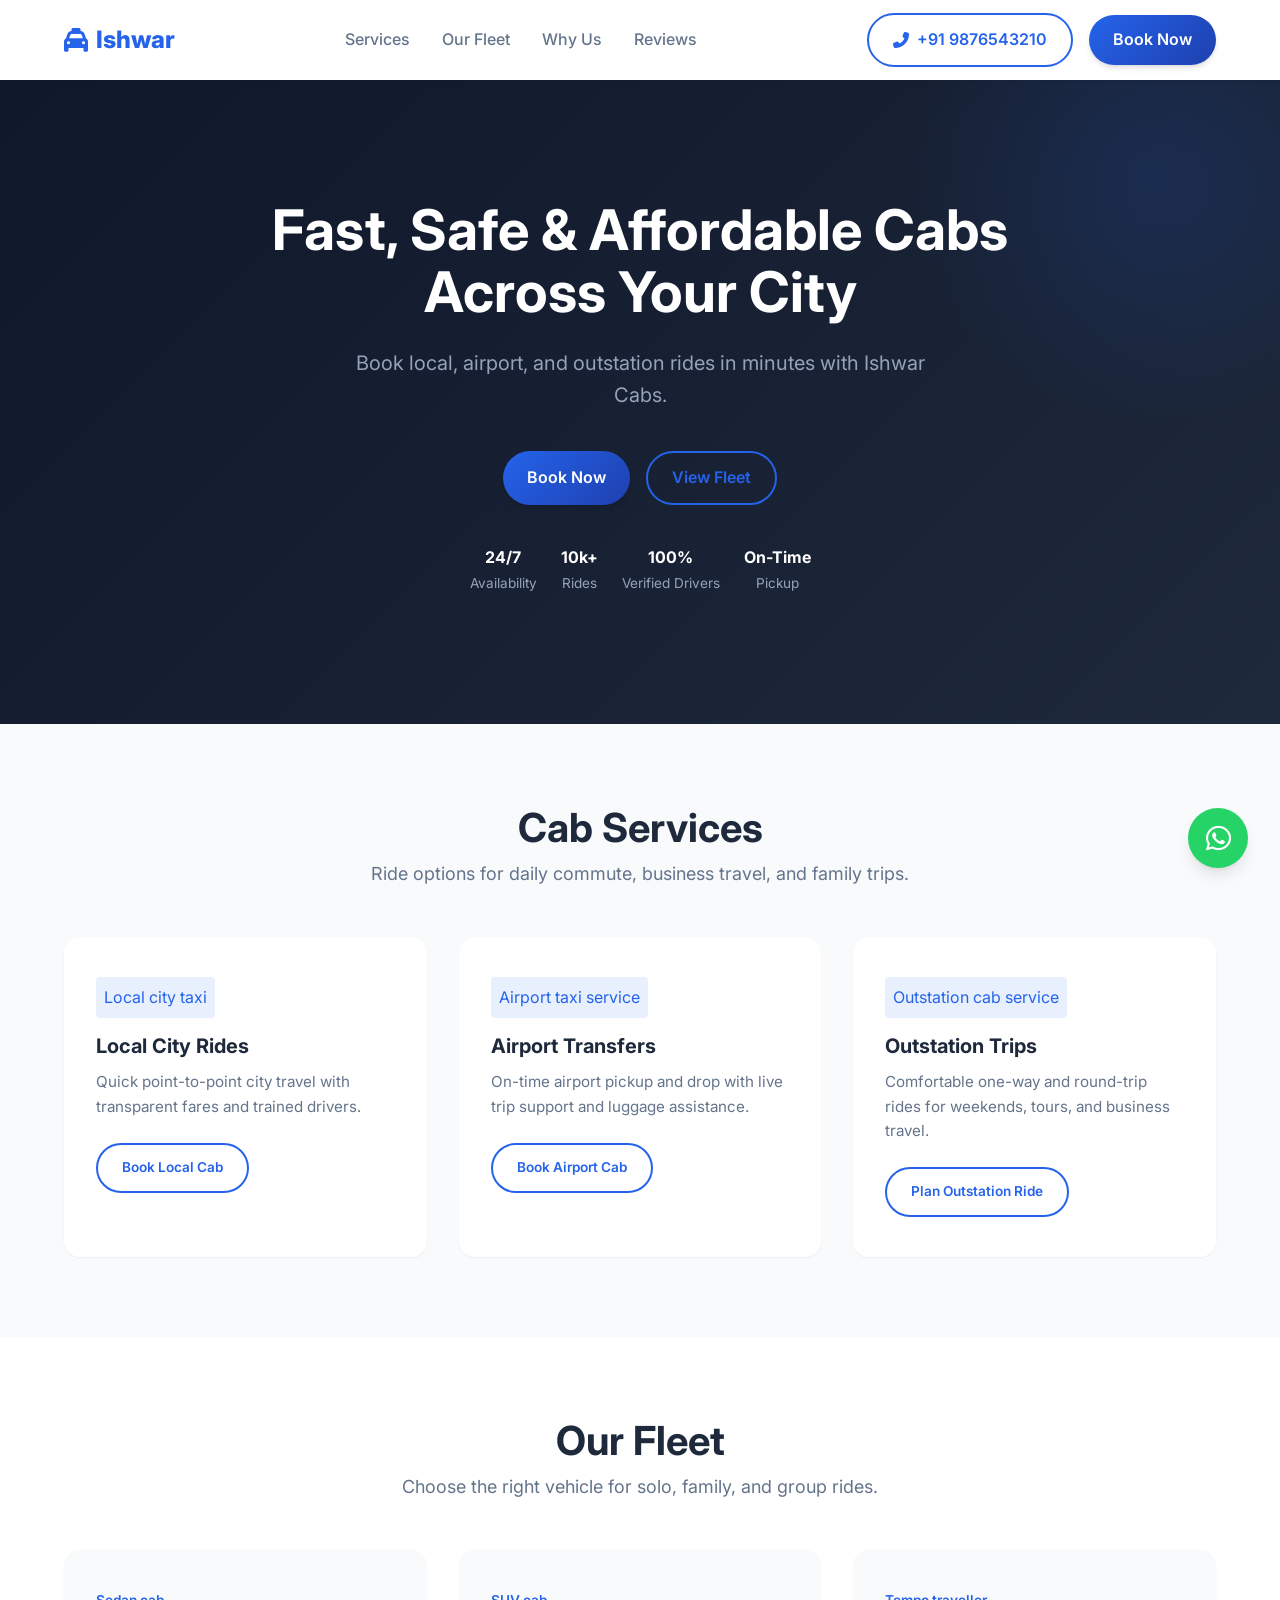
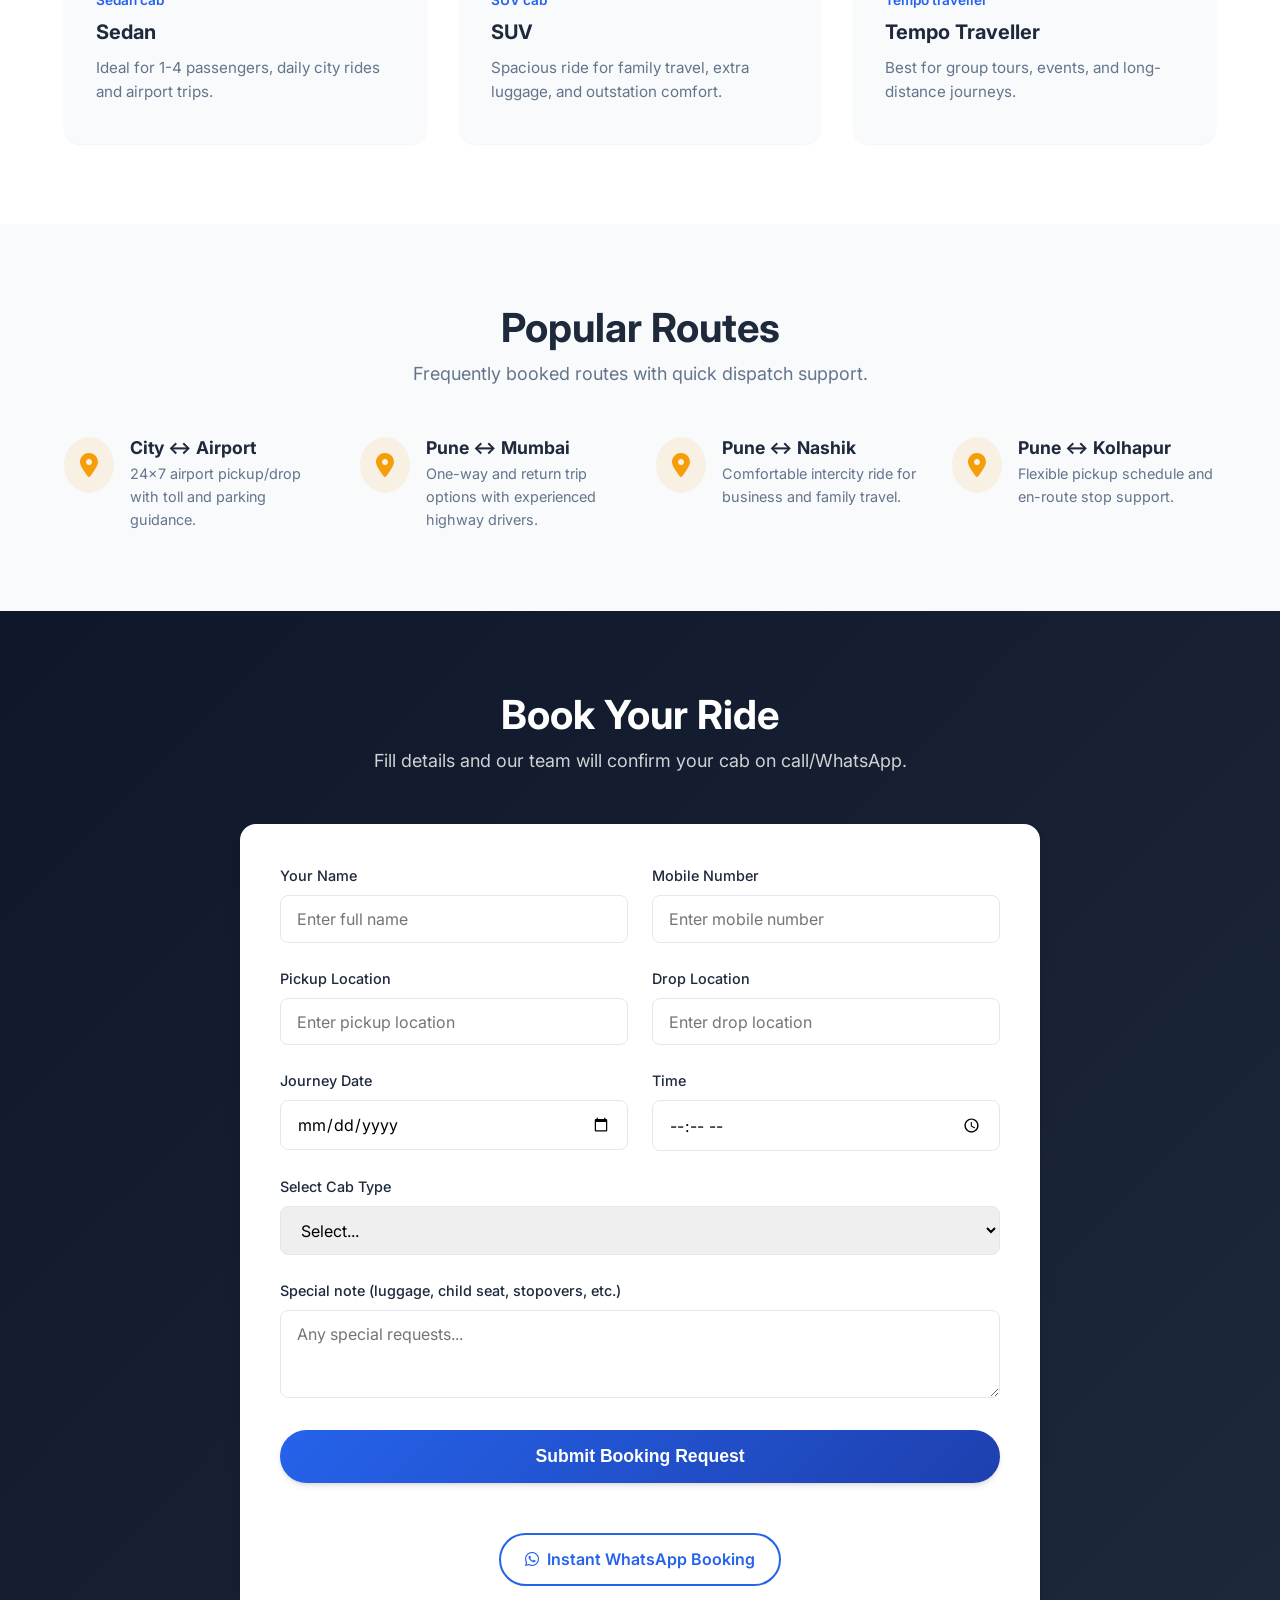
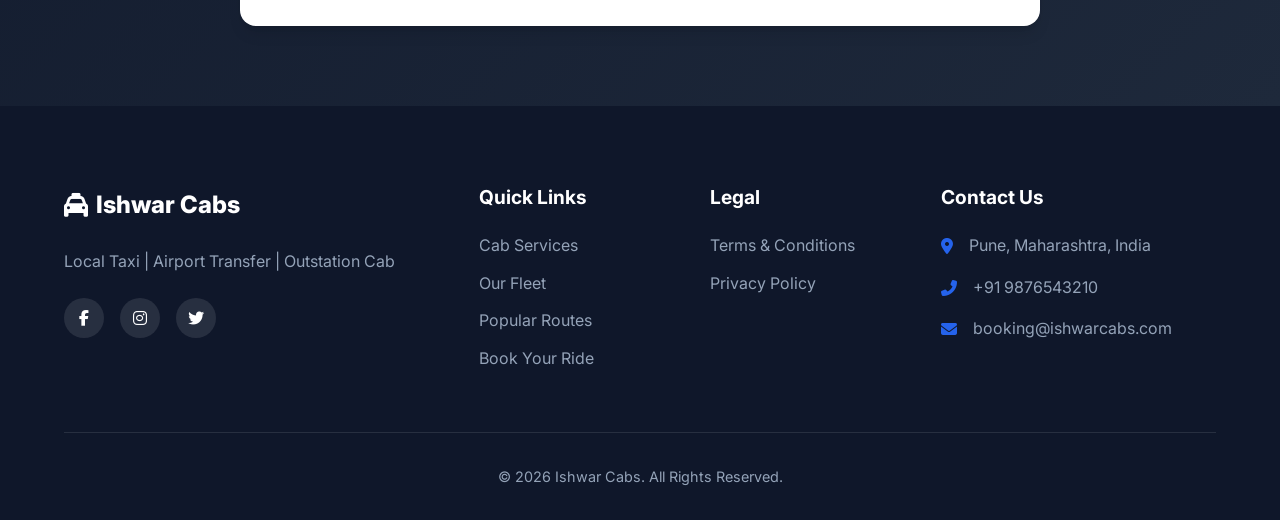
<file: index.html>
<!DOCTYPE html>
<html lang="en">

<head>
    <meta charset="UTF-8">
    <meta name="viewport" content="width=device-width, initial-scale=1.0">
    <title>Premium Cab Booking Service</title>
    <!-- Description will be set dynamically via config.js -->
    <meta name="description" content="Book affordable and reliable cabs instantly.">

    <!-- Google Fonts -->
    <link rel="preconnect" href="https://fonts.googleapis.com">
    <link rel="preconnect" href="https://fonts.gstatic.com" crossorigin>
    <link href="https://fonts.googleapis.com/css2?family=Inter:wght@400;500;600;700;800&display=swap" rel="stylesheet">

    <!-- FontAwesome for Icons -->
    <link rel="stylesheet" href="https://cdnjs.cloudflare.com/ajax/libs/font-awesome/6.4.0/css/all.min.css">

    <!-- Custom CSS -->
    <link rel="stylesheet" href="./assets/css/style.css">
</head>

<body>

    <!-- ==========================================
         HEADER
    =========================================== -->
    <header class="header">
        <div class="container navbar">
            <a href="index.html" class="logo">
                <i class="fas fa-taxi"></i>
                <span data-config="brandName">Brand</span>
            </a>

            <button class="mobile-menu-btn">
                <i class="fas fa-bars"></i>
            </button>

            <nav class="nav-links">
                <a href="#services">Services</a>
                <a href="#fleet">Our Fleet</a>
                <a href="#benefits">Why Us</a>
                <a href="#testimonials">Reviews</a>
            </nav>

            <div class="nav-actions">
                <a href="#" data-config-href="phone" class="btn btn-outline">
                    <i class="fas fa-phone-alt"></i> <span data-config="phone">Phone</span>
                </a>
                <a href="https://wa.link/ishwarbook" class="btn btn-primary">Book Now</a>
            </div>
        </div>
    </header>

    <!-- ==========================================
         HERO SECTION
    =========================================== -->
    <section class="hero" id="home">
        <div class="container hero-container">
            <div class="hero-content">
                <!-- Hero Top Image (Edit the src and href below to change the image and link) -->
                <div class="hero-top-image">
                    <!--<a href="https://wa.link/ishwarbook" target="_blank" rel="noopener noreferrer">
                        <img src="https://i.ibb.co/6R59JDfz/Chat-GPT-Image-Mar-19-2026-05-23-22-PM.png?auto=format&fit=crop&q=80&w=1200"
                            alt="Ishwar Cabs - Premium Ride">-->
                    </a>
                </div>
                <h1>Fast, Safe & Affordable Cabs <br>Across Your City</h1>
                <p>Book local, airport, and outstation rides in minutes with <span data-config="fullName">Ishwar
                        Cabs</span>.</p>
                <div class="hero-btns">
                    <a href="#booking" class="btn btn-primary">Book Now</a>
                    <a href="#fleet" class="btn btn-outline">View Fleet</a>
                </div>
                <div class="hero-stats"
                    style="display:flex; gap:1.5rem; justify-content:center; margin-top:2.5rem; flex-wrap:wrap;">
                    <div class="stat"><strong style="color:var(--white)">24/7</strong><br><span
                            style="color:var(--text-light);font-size:0.85rem">Availability</span></div>
                    <div class="stat"><strong style="color:var(--white)">10k+</strong><br><span
                            style="color:var(--text-light);font-size:0.85rem">Rides</span></div>
                    <div class="stat"><strong style="color:var(--white)">100%</strong><br><span
                            style="color:var(--text-light);font-size:0.85rem">Verified Drivers</span></div>
                    <div class="stat"><strong style="color:var(--white)">On-Time</strong><br><span
                            style="color:var(--text-light);font-size:0.85rem">Pickup</span></div>
                </div>
            </div>
        </div>
    </section>

    <!-- ==========================================
         SERVICES SECTION
    =========================================== -->
    <section class="section services" id="services">
        <div class="container">
            <div class="section-title">
                <h2>Cab Services</h2>
                <p>Ride options for daily commute, business travel, and family trips.</p>
            </div>

            <div class="cards-grid">
                <!-- Service 1 -->
                <div class="card">
                    <div class="card-icon"
                        style="font-size:1rem; padding:0.5rem; width:auto; height:auto; display:inline-block; border-radius:4px; margin-bottom:1rem;">
                        Local city taxi</div>
                    <h3>Local City Rides</h3>
                    <p style="margin-bottom:1.5rem;">Quick point-to-point city travel with transparent fares and trained
                        drivers.</p>
                    <a href="#booking" class="btn btn-outline" style="font-size:0.85rem;">Book Local Cab</a>
                </div>
                <!-- Service 2 -->
                <div class="card">
                    <div class="card-icon"
                        style="font-size:1rem; padding:0.5rem; width:auto; height:auto; display:inline-block; border-radius:4px; margin-bottom:1rem;">
                        Airport taxi service</div>
                    <h3>Airport Transfers</h3>
                    <p style="margin-bottom:1.5rem;">On-time airport pickup and drop with live trip support and luggage
                        assistance.</p>
                    <a href="#booking" class="btn btn-outline" style="font-size:0.85rem;">Book Airport Cab</a>
                </div>
                <!-- Service 3 -->
                <div class="card">
                    <div class="card-icon"
                        style="font-size:1rem; padding:0.5rem; width:auto; height:auto; display:inline-block; border-radius:4px; margin-bottom:1rem;">
                        Outstation cab service</div>
                    <h3>Outstation Trips</h3>
                    <p style="margin-bottom:1.5rem;">Comfortable one-way and round-trip rides for weekends, tours, and
                        business travel.</p>
                    <a href="#booking" class="btn btn-outline" style="font-size:0.85rem;">Plan Outstation Ride</a>
                </div>
            </div>
        </div>
    </section>

    <!-- ==========================================
         FLEET SECTION
    =========================================== -->
    <section class="section fleet" id="fleet" style="background:var(--white);">
        <div class="container">
            <div class="section-title">
                <h2>Our Fleet</h2>
                <p>Choose the right vehicle for solo, family, and group rides.</p>
            </div>

            <div class="cards-grid">
                <div class="card" style="background:var(--light-bg);">
                    <div style="font-size:0.85rem; color:var(--primary); font-weight:600; margin-bottom:0.5rem;">Sedan
                        cab</div>
                    <h3>Sedan</h3>
                    <p>Ideal for 1-4 passengers, daily city rides and airport trips.</p>
                </div>
                <div class="card" style="background:var(--light-bg);">
                    <div style="font-size:0.85rem; color:var(--primary); font-weight:600; margin-bottom:0.5rem;">SUV cab
                    </div>
                    <h3>SUV</h3>
                    <p>Spacious ride for family travel, extra luggage, and outstation comfort.</p>
                </div>
                <div class="card" style="background:var(--light-bg);">
                    <div style="font-size:0.85rem; color:var(--primary); font-weight:600; margin-bottom:0.5rem;">Tempo
                        traveller</div>
                    <h3>Tempo Traveller</h3>
                    <p>Best for group tours, events, and long-distance journeys.</p>
                </div>
            </div>
        </div>
    </section>

    <!-- ==========================================
         ROUTES SECTION
    =========================================== -->
    <section class="section routes" id="routes" style="background:var(--light-bg);">
        <div class="container">
            <div class="section-title">
                <h2>Popular Routes</h2>
                <p>Frequently booked routes with quick dispatch support.</p>
            </div>

            <div class="benefits-grid">
                <div class="benefit-item">
                    <i class="fas fa-map-marker-alt"></i>
                    <div class="benefit-content">
                        <h4>City ↔ Airport</h4>
                        <p>24x7 airport pickup/drop with toll and parking guidance.</p>
                    </div>
                </div>
                <div class="benefit-item">
                    <i class="fas fa-map-marker-alt"></i>
                    <div class="benefit-content">
                        <h4>Pune ↔ Mumbai</h4>
                        <p>One-way and return trip options with experienced highway drivers.</p>
                    </div>
                </div>
                <div class="benefit-item">
                    <i class="fas fa-map-marker-alt"></i>
                    <div class="benefit-content">
                        <h4>Pune ↔ Nashik</h4>
                        <p>Comfortable intercity ride for business and family travel.</p>
                    </div>
                </div>
                <div class="benefit-item">
                    <i class="fas fa-map-marker-alt"></i>
                    <div class="benefit-content">
                        <h4>Pune ↔ Kolhapur</h4>
                        <p>Flexible pickup schedule and en-route stop support.</p>
                    </div>
                </div>
            </div>
        </div>
    </section>

    <!-- ==========================================
         BOOKING FORM SECTION
    =========================================== -->
    <section class="section booking" id="booking">
        <div class="container">
            <div class="section-title">
                <h2>Book Your Ride</h2>
                <p>Fill details and our team will confirm your cab on call/WhatsApp.</p>
            </div>

            <form class="booking-form" id="bookingForm">
                <div class="form-group">
                    <label for="name">Your Name</label>
                    <input type="text" id="name" class="form-control" placeholder="Enter full name" required>
                </div>
                <div class="form-group">
                    <label for="mobile">Mobile Number</label>
                    <input type="tel" id="mobile" class="form-control" placeholder="Enter mobile number" required>
                </div>
                <div class="form-group">
                    <label for="pickup">Pickup Location</label>
                    <input type="text" id="pickup" class="form-control" placeholder="Enter pickup location" required>
                </div>
                <div class="form-group">
                    <label for="drop">Drop Location</label>
                    <input type="text" id="drop" class="form-control" placeholder="Enter drop location" required>
                </div>
                <div class="form-group">
                    <label for="date">Journey Date</label>
                    <input type="date" id="date" class="form-control" required>
                </div>
                <div class="form-group">
                    <label for="time">Time</label>
                    <input type="time" id="time" class="form-control" required>
                </div>
                <div class="form-group full-width">
                    <label for="cabtype">Select Cab Type</label>
                    <select id="cabtype" class="form-control" required>
                        <option value="">Select...</option>
                        <option value="sedan">Sedan</option>
                        <option value="suv">SUV</option>
                        <option value="tempo">Tempo Traveller</option>
                    </select>
                </div>
                <div class="form-group full-width">
                    <label for="notes">Special note (luggage, child seat, stopovers, etc.)</label>
                    <textarea id="notes" class="form-control" placeholder="Any special requests..." rows="3"></textarea>
                </div>

                <button type="submit" class="btn btn-primary btn-lg" style="grid-column: span 2;">
                    Submit Booking Request
                </button>
                <div style="grid-column: span 2; text-align:center;">
                    <br>
                    <a href="#" data-config-href="whatsapp" class="btn btn-outline">
                        <i class="fab fa-whatsapp"></i> Instant WhatsApp Booking
                    </a>
                </div>
            </form>
        </div>
    </section>

    <!-- ==========================================
         FOOTER
    =========================================== -->
    <footer class="footer">
        <div class="container">
            <div class="footer-grid">
                <div class="footer-brand">
                    <a href="index.html" class="logo">
                        <i class="fas fa-taxi"></i> <span data-config="fullName">Brand Name</span>
                    </a>
                    <p style="padding-top:0.5rem; color:var(--text-light);">Local Taxi | Airport Transfer | Outstation
                        Cab</p>
                    <div class="social-links">
                        <a href="#"><i class="fab fa-facebook-f"></i></a>
                        <a href="#"><i class="fab fa-instagram"></i></a>
                        <a href="#"><i class="fab fa-twitter"></i></a>
                    </div>
                </div>

                <div class="footer-widget">
                    <h4 class="footer-heading">Quick Links</h4>
                    <ul class="footer-links">
                        <li><a href="#services">Cab Services</a></li>
                        <li><a href="#fleet">Our Fleet</a></li>
                        <li><a href="#routes">Popular Routes</a></li>
                        <li><a href="#booking">Book Your Ride</a></li>
                    </ul>
                </div>

                <div class="footer-widget">
                    <h4 class="footer-heading">Legal</h4>
                    <ul class="footer-links">
                        <li><a href="terms-conditions.html">Terms & Conditions</a></li>
                        <li><a href="privacy-policy.html">Privacy Policy</a></li>
                    </ul>
                </div>

                <div class="footer-widget">
                    <h4 class="footer-heading">Contact Us</h4>
                    <ul class="footer-contact">
                        <li>
                            <i class="fas fa-map-marker-alt"></i>
                            <span data-config="address">Address Here</span>
                        </li>
                        <li>
                            <i class="fas fa-phone-alt"></i>
                            <a href="#" data-config-href="phone" data-config="phone">Phone Here</a>
                        </li>
                        <li>
                            <i class="fas fa-envelope"></i>
                            <a href="#" data-config="email" data-config-href="email">Email Here</a>
                        </li>
                    </ul>
                </div>
            </div>

            <div class="footer-bottom">
                <p>&copy; 2026 <span data-config="fullName">Brand Name</span>. All Rights Reserved.</p>
            </div>
        </div>
    </footer>

    <!-- ==========================================
         FLOATING ACTION WIDGETS
    =========================================== -->
    <div class="floating-widgets">
        <a href="#" data-config-href="phone" class="float-btn float-call" title="Call Us" aria-label="Call Us">
            <i class="fas fa-phone-alt"></i>
        </a>
        <a href="#" data-config-href="whatsapp" class="float-btn float-whatsapp" title="WhatsApp Us"
            aria-label="WhatsApp Us" target="_blank">
            <i class="fab fa-whatsapp"></i>
        </a>
    </div>

    <!-- Scripts -->
    <script src="./assets/js/config.js"></script>
    <script src="./assets/js/main.js"></script>

</body>

</html>
</file>
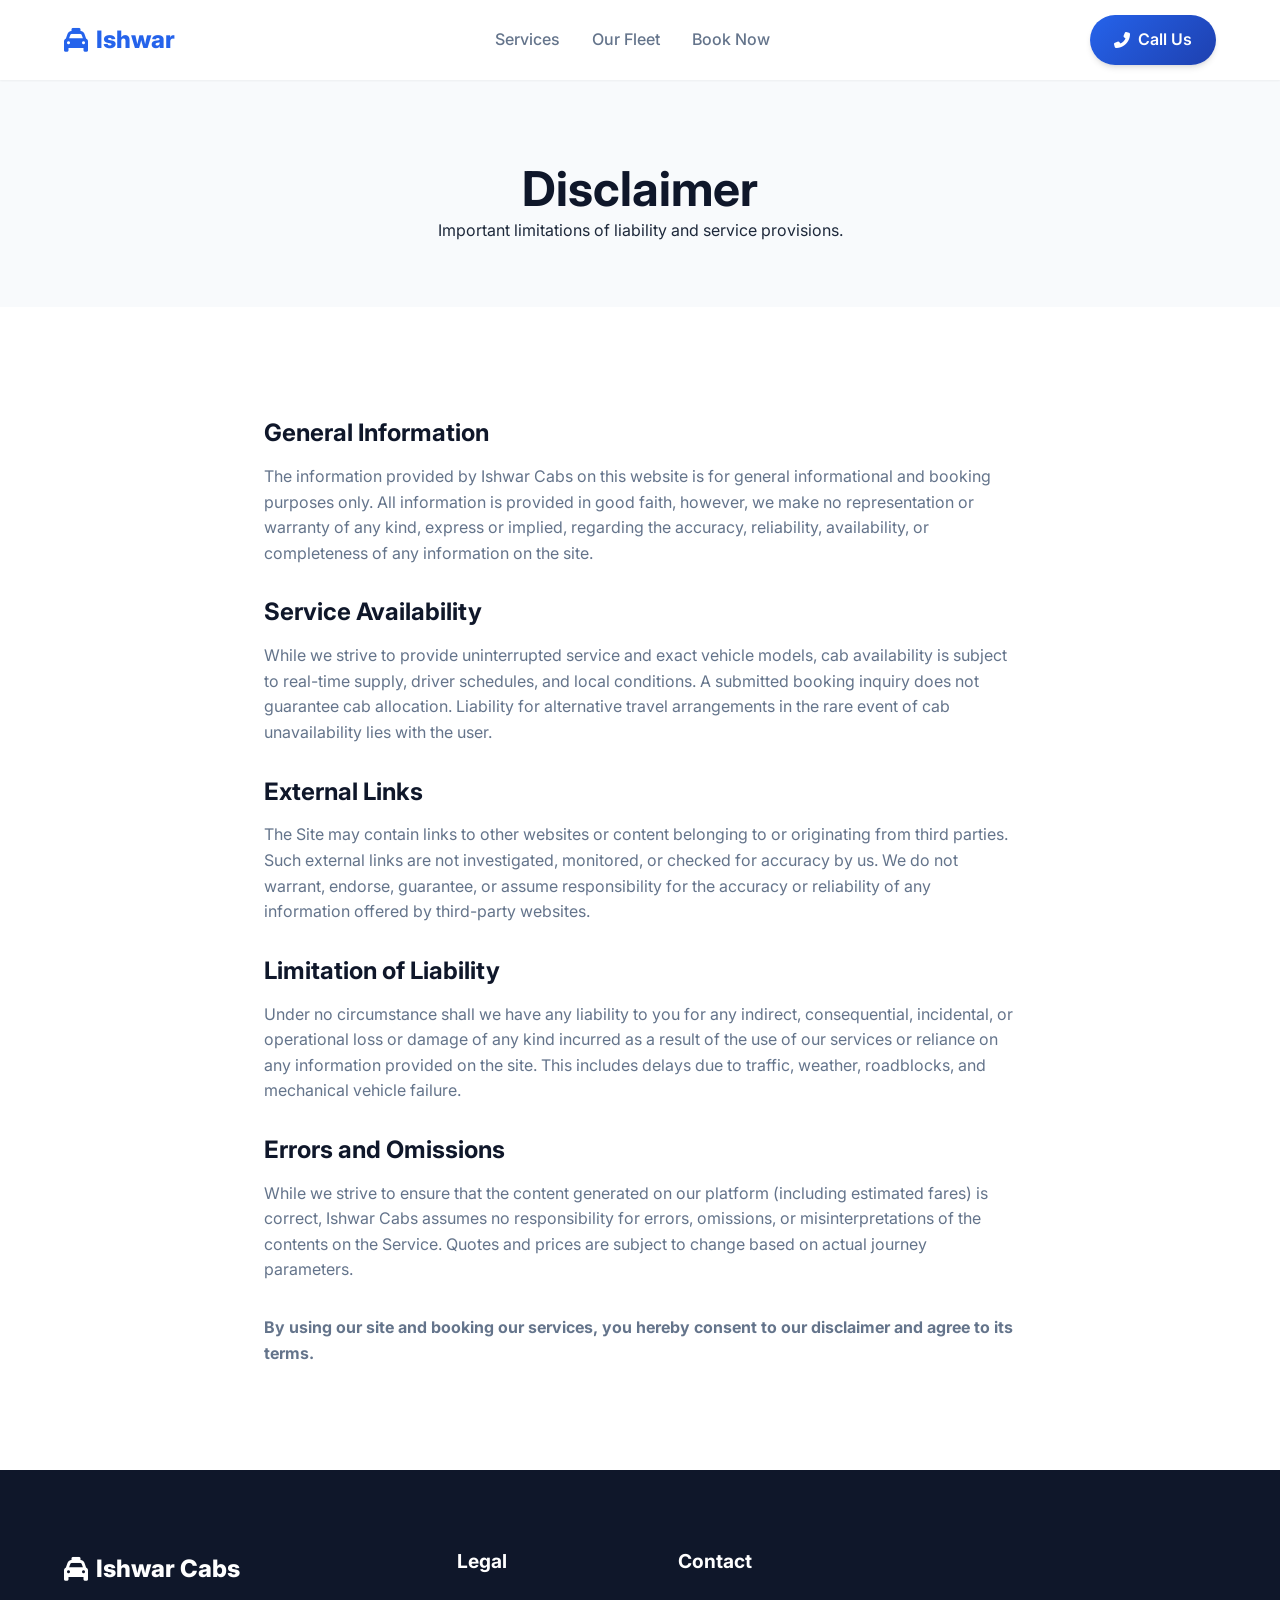
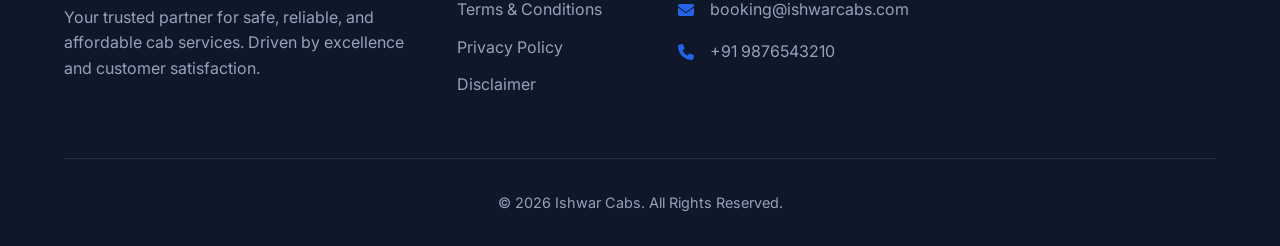
<file: disclaimer.html>
<!DOCTYPE html>
<html lang="en">

<head>
    <meta charset="UTF-8">
    <meta name="viewport" content="width=device-width, initial-scale=1.0">
    <title>Disclaimer - Premium Cab Service</title>

    <!-- Google Fonts -->
    <link rel="preconnect" href="https://fonts.googleapis.com">
    <link rel="preconnect" href="https://fonts.gstatic.com" crossorigin>
    <link href="https://fonts.googleapis.com/css2?family=Inter:wght@400;500;600;700;800&display=swap" rel="stylesheet">

    <!-- FontAwesome for Icons -->
    <link rel="stylesheet" href="https://cdnjs.cloudflare.com/ajax/libs/font-awesome/6.4.0/css/all.min.css">

    <!-- Custom CSS -->
    <link rel="stylesheet" href="./assets/css/style.css">
</head>

<body>

    <!-- ==========================================
         HEADER
    =========================================== -->
    <header class="header">
        <div class="container navbar">
            <a href="index.html" class="logo">
                <i class="fas fa-taxi"></i>
                <span data-config="brandName">Brand</span>
            </a>

            <button class="mobile-menu-btn">
                <i class="fas fa-bars"></i>
            </button>

            <nav class="nav-links">
                <a href="index.html#services">Services</a>
                <a href="index.html#fleet">Our Fleet</a>
                <a href="index.html#booking">Book Now</a>
            </nav>

            <div class="nav-actions">
                <a href="#" data-config-href="phone" class="btn btn-primary">
                    <i class="fas fa-phone-alt"></i> Call Us
                </a>
            </div>
        </div>
    </header>

    <!-- ==========================================
         PAGE HEADER
    =========================================== -->
    <section class="page-header">
        <div class="container">
            <h1>Disclaimer</h1>
            <p>Important limitations of liability and service provisions.</p>
        </div>
    </section>

    <!-- ==========================================
         CONTENT
    =========================================== -->
    <section class="section legal-content">
        <div class="container container-sm">
            <h2>General Information</h2>
            <p>The information provided by <span data-config="fullName">Our Service</span> on this website is for
                general informational and booking purposes only. All information is provided in good faith, however, we
                make no representation or warranty of any kind, express or implied, regarding the accuracy, reliability,
                availability, or completeness of any information on the site.</p>

            <h2>Service Availability</h2>
            <p>While we strive to provide uninterrupted service and exact vehicle models, cab availability is subject to
                real-time supply, driver schedules, and local conditions. A submitted booking inquiry does not guarantee
                cab allocation. Liability for alternative travel arrangements in the rare event of cab unavailability
                lies with the user.</p>

            <h2>External Links</h2>
            <p>The Site may contain links to other websites or content belonging to or originating from third parties.
                Such external links are not investigated, monitored, or checked for accuracy by us. We do not warrant,
                endorse, guarantee, or assume responsibility for the accuracy or reliability of any information offered
                by third-party websites.</p>

            <h2>Limitation of Liability</h2>
            <p>Under no circumstance shall we have any liability to you for any indirect, consequential, incidental, or
                operational loss or damage of any kind incurred as a result of the use of our services or reliance on
                any information provided on the site. This includes delays due to traffic, weather, roadblocks, and
                mechanical vehicle failure.</p>

            <h2>Errors and Omissions</h2>
            <p>While we strive to ensure that the content generated on our platform (including estimated fares) is
                correct, <span data-config="fullName">Our Service</span> assumes no responsibility for errors,
                omissions, or misinterpretations of the contents on the Service. Quotes and prices are subject to change
                based on actual journey parameters.</p>

            <p style="margin-top: 2rem;"><strong>By using our site and booking our services, you hereby consent to our
                    disclaimer and agree to its terms.</strong></p>
        </div>
    </section>

    <!-- ==========================================
         FOOTER
    =========================================== -->
    <footer class="footer">
        <div class="container">
            <div class="footer-grid">
                <div class="footer-brand">
                    <a href="index.html" class="logo">
                        <i class="fas fa-taxi"></i> <span data-config="fullName">Brand Name</span>
                    </a>
                    <p>Your trusted partner for safe, reliable, and affordable cab services. Driven by excellence and
                        customer satisfaction.</p>
                </div>
                <div class="footer-widget">
                    <h4 class="footer-heading">Legal</h4>
                    <ul class="footer-links">
                        <li><a href="terms-conditions.html">Terms & Conditions</a></li>
                        <li><a href="privacy-policy.html">Privacy Policy</a></li>
                        <li><a href="disclaimer.html">Disclaimer</a></li>
                    </ul>
                </div>
                <div class="footer-widget">
                    <h4 class="footer-heading">Contact</h4>
                    <ul class="footer-contact">
                        <li><i class="fas fa-envelope"></i> <a href="#" data-config="email"
                                data-config-href="email">Email</a></li>
                        <li><i class="fas fa-phone"></i> <a href="#" data-config="phone"
                                data-config-href="phone">Phone</a></li>
                    </ul>
                </div>
            </div>
            <div class="footer-bottom">
                <p>&copy; 2026 <span data-config="fullName">Brand Name</span>. All Rights Reserved.</p>
            </div>
        </div>
    </footer>

    <!-- Scripts -->
    <script src="./assets/js/config.js"></script>
    <script src="./assets/js/main.js"></script>
</body>

</html>
</file>
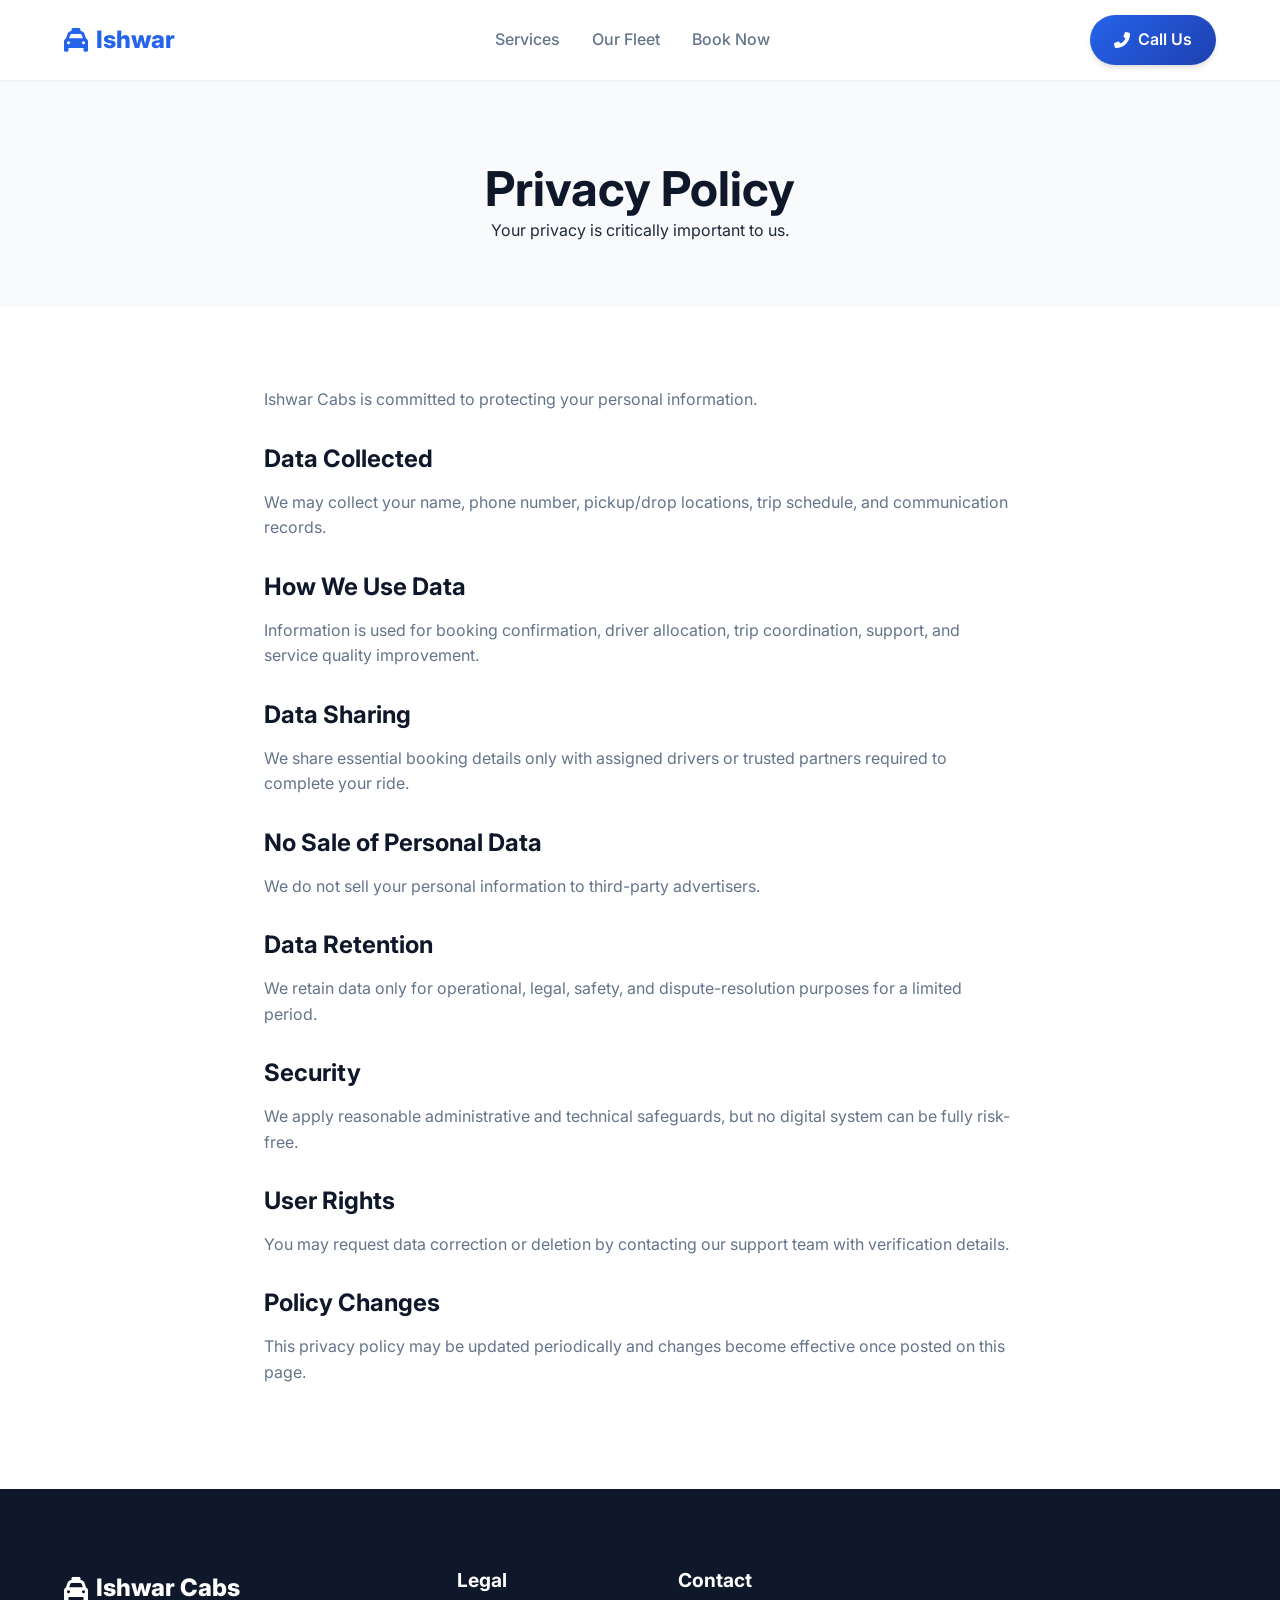
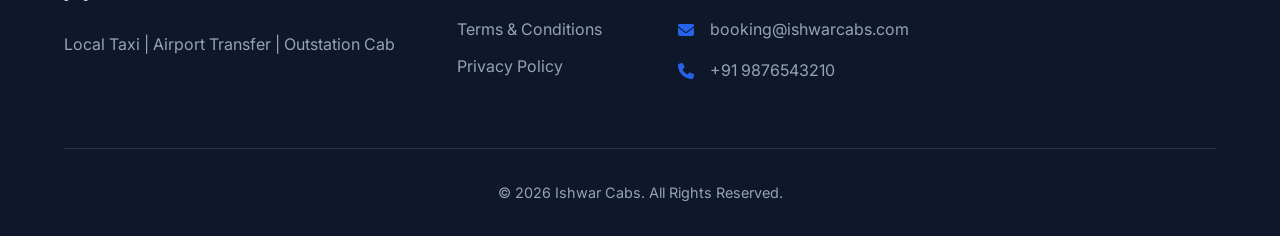
<file: privacy-policy.html>
<!DOCTYPE html>
<html lang="en">

<head>
    <meta charset="UTF-8">
    <meta name="viewport" content="width=device-width, initial-scale=1.0">
    <title>Privacy Policy - Premium Cab Service</title>

    <!-- Google Fonts -->
    <link rel="preconnect" href="https://fonts.googleapis.com">
    <link rel="preconnect" href="https://fonts.gstatic.com" crossorigin>
    <link href="https://fonts.googleapis.com/css2?family=Inter:wght@400;500;600;700;800&display=swap" rel="stylesheet">

    <!-- FontAwesome for Icons -->
    <link rel="stylesheet" href="https://cdnjs.cloudflare.com/ajax/libs/font-awesome/6.4.0/css/all.min.css">

    <!-- Custom CSS -->
    <link rel="stylesheet" href="./assets/css/style.css">
</head>

<body>

    <!-- ==========================================
         HEADER
    =========================================== -->
    <header class="header">
        <div class="container navbar">
            <a href="index.html" class="logo">
                <i class="fas fa-taxi"></i>
                <span data-config="brandName">Brand</span>
            </a>

            <button class="mobile-menu-btn">
                <i class="fas fa-bars"></i>
            </button>

            <nav class="nav-links">
                <a href="index.html#services">Services</a>
                <a href="index.html#fleet">Our Fleet</a>
                <a href="index.html#booking">Book Now</a>
            </nav>

            <div class="nav-actions">
                <a href="#" data-config-href="phone" class="btn btn-primary">
                    <i class="fas fa-phone-alt"></i> Call Us
                </a>
            </div>
        </div>
    </header>

    <!-- ==========================================
         PAGE HEADER
    =========================================== -->
    <section class="page-header">
        <div class="container">
            <h1>Privacy Policy</h1>
            <p>Your privacy is critically important to us.</p>
        </div>
    </section>

    <!-- ==========================================
         CONTENT
    =========================================== -->
    <section class="section legal-content">
        <div class="container container-sm">
            <p><span data-config="fullName">Ishwar Cabs</span> is committed to protecting your personal information.</p>

            <h2>Data Collected</h2>
            <p>We may collect your name, phone number, pickup/drop locations, trip schedule, and communication records.
            </p>

            <h2>How We Use Data</h2>
            <p>Information is used for booking confirmation, driver allocation, trip coordination, support, and service
                quality improvement.</p>

            <h2>Data Sharing</h2>
            <p>We share essential booking details only with assigned drivers or trusted partners required to complete
                your ride.</p>

            <h2>No Sale of Personal Data</h2>
            <p>We do not sell your personal information to third-party advertisers.</p>

            <h2>Data Retention</h2>
            <p>We retain data only for operational, legal, safety, and dispute-resolution purposes for a limited period.
            </p>

            <h2>Security</h2>
            <p>We apply reasonable administrative and technical safeguards, but no digital system can be fully
                risk-free.</p>

            <h2>User Rights</h2>
            <p>You may request data correction or deletion by contacting our support team with verification details.</p>

            <h2>Policy Changes</h2>
            <p>This privacy policy may be updated periodically and changes become effective once posted on this page.
            </p>
        </div>
    </section>

    <!-- ==========================================
         FOOTER
    =========================================== -->
    <footer class="footer">
        <div class="container">
            <div class="footer-grid">
                <div class="footer-brand">
                    <a href="index.html" class="logo">
                        <i class="fas fa-taxi"></i> <span data-config="fullName">Brand Name</span>
                    </a>
                    <p style="padding-top:0.5rem; color:var(--text-light);">Local Taxi | Airport Transfer | Outstation
                        Cab</p>
                </div>
                <div class="footer-widget">
                    <h4 class="footer-heading">Legal</h4>
                    <ul class="footer-links">
                        <li><a href="terms-conditions.html">Terms & Conditions</a></li>
                        <li><a href="privacy-policy.html">Privacy Policy</a></li>
                    </ul>
                </div>
                <div class="footer-widget">
                    <h4 class="footer-heading">Contact</h4>
                    <ul class="footer-contact">
                        <li><i class="fas fa-envelope"></i> <a href="#" data-config="email"
                                data-config-href="email">Email</a></li>
                        <li><i class="fas fa-phone"></i> <a href="#" data-config="phone"
                                data-config-href="phone">Phone</a></li>
                    </ul>
                </div>
            </div>
            <div class="footer-bottom">
                <p>&copy; 2026 <span data-config="fullName">Brand Name</span>. All Rights Reserved.</p>
            </div>
        </div>
    </footer>

    <!-- Scripts -->
    <script src="./assets/js/config.js"></script>
    <script src="./assets/js/main.js"></script>
</body>

</html>
</file>
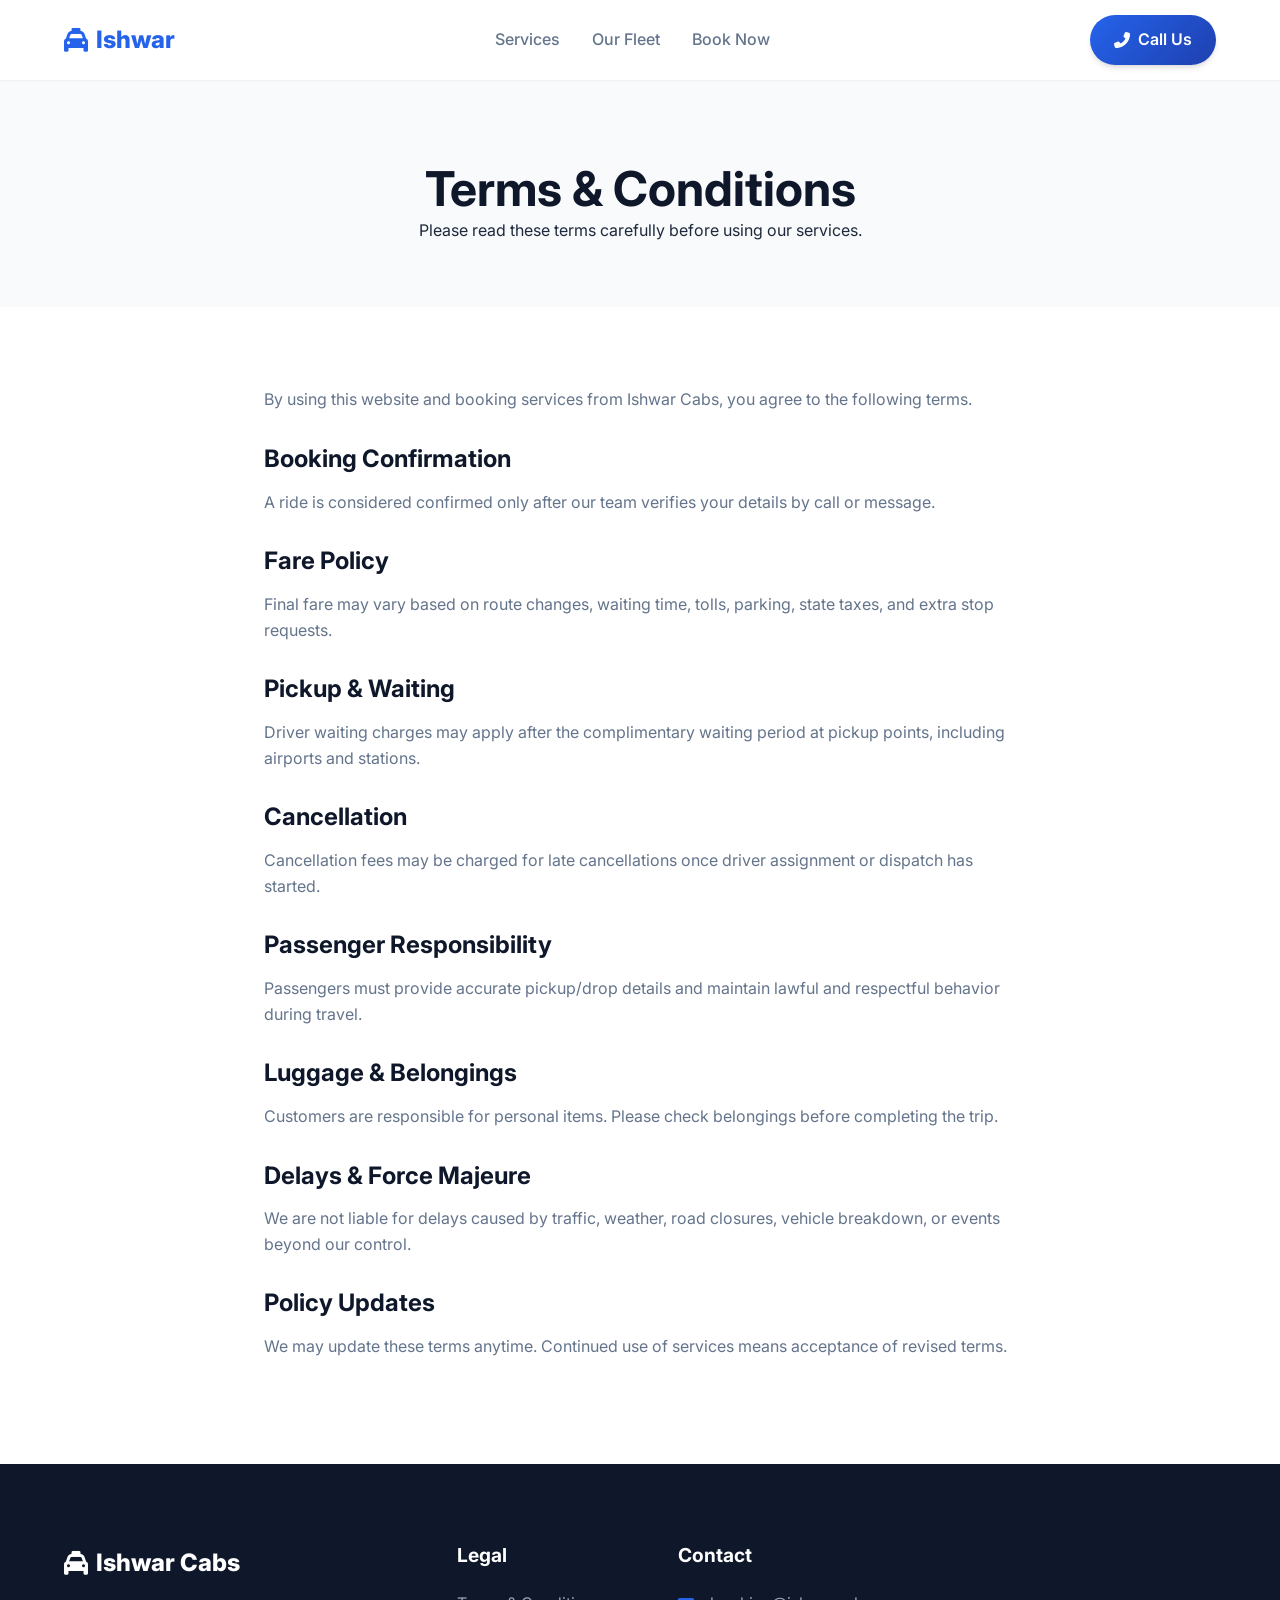
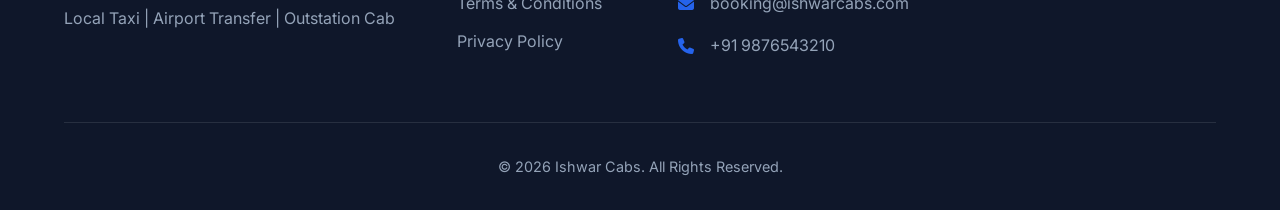
<file: terms-conditions.html>
<!DOCTYPE html>
<html lang="en">

<head>
    <meta charset="UTF-8">
    <meta name="viewport" content="width=device-width, initial-scale=1.0">
    <title>Terms & Conditions - Premium Cab Service</title>

    <!-- Google Fonts -->
    <link rel="preconnect" href="https://fonts.googleapis.com">
    <link rel="preconnect" href="https://fonts.gstatic.com" crossorigin>
    <link href="https://fonts.googleapis.com/css2?family=Inter:wght@400;500;600;700;800&display=swap" rel="stylesheet">

    <!-- FontAwesome for Icons -->
    <link rel="stylesheet" href="https://cdnjs.cloudflare.com/ajax/libs/font-awesome/6.4.0/css/all.min.css">

    <!-- Custom CSS -->
    <link rel="stylesheet" href="./assets/css/style.css">
</head>

<body>

    <!-- ==========================================
         HEADER
    =========================================== -->
    <header class="header">
        <div class="container navbar">
            <a href="index.html" class="logo">
                <i class="fas fa-taxi"></i>
                <span data-config="brandName">Brand</span>
            </a>

            <button class="mobile-menu-btn">
                <i class="fas fa-bars"></i>
            </button>

            <nav class="nav-links">
                <a href="index.html#services">Services</a>
                <a href="index.html#fleet">Our Fleet</a>
                <a href="index.html#booking">Book Now</a>
            </nav>

            <div class="nav-actions">
                <a href="#" data-config-href="phone" class="btn btn-primary">
                    <i class="fas fa-phone-alt"></i> Call Us
                </a>
            </div>
        </div>
    </header>

    <!-- ==========================================
         PAGE HEADER
    =========================================== -->
    <section class="page-header">
        <div class="container">
            <h1>Terms & Conditions</h1>
            <p>Please read these terms carefully before using our services.</p>
        </div>
    </section>

    <!-- ==========================================
         CONTENT
    =========================================== -->
    <section class="section legal-content">
        <div class="container container-sm">
            <p>By using this website and booking services from <span data-config="fullName">Ishwar Cabs</span>, you
                agree to the following terms.</p>

            <h2>Booking Confirmation</h2>
            <p>A ride is considered confirmed only after our team verifies your details by call or message.</p>

            <h2>Fare Policy</h2>
            <p>Final fare may vary based on route changes, waiting time, tolls, parking, state taxes, and extra stop
                requests.</p>

            <h2>Pickup & Waiting</h2>
            <p>Driver waiting charges may apply after the complimentary waiting period at pickup points, including
                airports and stations.</p>

            <h2>Cancellation</h2>
            <p>Cancellation fees may be charged for late cancellations once driver assignment or dispatch has started.
            </p>

            <h2>Passenger Responsibility</h2>
            <p>Passengers must provide accurate pickup/drop details and maintain lawful and respectful behavior during
                travel.</p>

            <h2>Luggage & Belongings</h2>
            <p>Customers are responsible for personal items. Please check belongings before completing the trip.</p>

            <h2>Delays & Force Majeure</h2>
            <p>We are not liable for delays caused by traffic, weather, road closures, vehicle breakdown, or events
                beyond our control.</p>

            <h2>Policy Updates</h2>
            <p>We may update these terms anytime. Continued use of services means acceptance of revised terms.</p>
        </div>
    </section>

    <!-- ==========================================
         FOOTER
    =========================================== -->
    <footer class="footer">
        <div class="container">
            <div class="footer-grid">
                <div class="footer-brand">
                    <a href="index.html" class="logo">
                        <i class="fas fa-taxi"></i> <span data-config="fullName">Brand Name</span>
                    </a>
                    <p style="padding-top:0.5rem; color:var(--text-light);">Local Taxi | Airport Transfer | Outstation
                        Cab</p>
                </div>
                <div class="footer-widget">
                    <h4 class="footer-heading">Legal</h4>
                    <ul class="footer-links">
                        <li><a href="terms-conditions.html">Terms & Conditions</a></li>
                        <li><a href="privacy-policy.html">Privacy Policy</a></li>
                    </ul>
                </div>
                <div class="footer-widget">
                    <h4 class="footer-heading">Contact</h4>
                    <ul class="footer-contact">
                        <li><i class="fas fa-envelope"></i> <a href="#" data-config="email"
                                data-config-href="email">Email</a></li>
                        <li><i class="fas fa-phone"></i> <a href="#" data-config="phone"
                                data-config-href="phone">Phone</a></li>
                    </ul>
                </div>
            </div>
            <div class="footer-bottom">
                <p>&copy; 2026 <span data-config="fullName">Brand Name</span>. All Rights Reserved.</p>
            </div>
        </div>
    </footer>

    <!-- Scripts -->
    <script src="./assets/js/config.js"></script>
    <script src="./assets/js/main.js"></script>
</body>

</html>
</file>
<file: assets/css/style.css>
/* =========================================================================
   CORE STYLES
   ========================================================================= */
:root {
   /* Theme Fallback / Defaults (Overridden by config.js) */
   --primary: #2563eb;
   --primary-rgb: 37, 99, 235;
   --secondary: #1e40af;
   --accent: #f59e0b;
   --dark-bg: #0f172a;
   --light-bg: #f8fafc;

   /* Typography & Basics */
   --text-dark: #1e293b;
   --text-gray: #64748b;
   --text-light: #94a3b8;
   --white: #ffffff;
   --font-sans: 'Inter', system-ui, -apple-system, sans-serif;

   /* Spacing & Utilities */
   --radius-md: 0.5rem;
   --radius-lg: 1rem;
   --radius-full: 9999px;
   --shadow-sm: 0 1px 2px 0 rgb(0 0 0 / 0.05);
   --shadow-md: 0 4px 6px -1px rgb(0 0 0 / 0.1), 0 2px 4px -2px rgb(0 0 0 / 0.1);
   --shadow-lg: 0 10px 15px -3px rgb(0 0 0 / 0.1), 0 4px 6px -4px rgb(0 0 0 / 0.1);
   --shadow-glow: 0 0 20px rgba(var(--primary-rgb), 0.4);
   --transition: all 0.3s cubic-bezier(0.4, 0, 0.2, 1);
}

* {
   margin: 0;
   padding: 0;
   box-sizing: border-box;
}

html {
   scroll-behavior: smooth;
   font-family: var(--font-sans);
}

body {
   color: var(--text-dark);
   background-color: var(--white);
   line-height: 1.6;
   overflow-x: hidden;
}

h1,
h2,
h3,
h4,
h5,
h6 {
   line-height: 1.2;
   font-weight: 700;
   color: var(--text-dark);
}

a {
   text-decoration: none;
   color: inherit;
   transition: var(--transition);
}

ul {
   list-style: none;
}

img {
   max-width: 100%;
   height: auto;
   display: block;
}

.container {
   width: 100%;
   max-width: 1200px;
   margin: 0 auto;
   padding: 0 1.5rem;
}

.section {
   padding: 5rem 0;
}

.section-title {
   text-align: center;
   margin-bottom: 3rem;
}

.section-title h2 {
   font-size: 2.5rem;
   margin-bottom: 0.5rem;
}

.section-title p {
   color: var(--text-gray);
   font-size: 1.125rem;
   max-width: 600px;
   margin: 0 auto;
}

/* =========================================================================
   BUTTONS
   ========================================================================= */
.btn {
   display: inline-flex;
   align-items: center;
   justify-content: center;
   gap: 0.5rem;
   padding: 0.75rem 1.5rem;
   border-radius: var(--radius-full);
   font-weight: 600;
   font-size: 1rem;
   cursor: pointer;
   border: none;
   transition: var(--transition);
}

.btn-primary {
   background: linear-gradient(135deg, var(--primary), var(--secondary));
   color: var(--white);
   box-shadow: var(--shadow-md);
}

.btn-primary:hover {
   transform: translateY(-2px);
   box-shadow: var(--shadow-glow);
}

.btn-outline {
   background: transparent;
   color: var(--primary);
   border: 2px solid var(--primary);
}

.btn-outline:hover {
   background: var(--primary);
   color: var(--white);
}

.btn-accent {
   background: var(--accent);
   color: var(--dark-bg);
}

.btn-accent:hover {
   transform: translateY(-2px);
   box-shadow: 0 4px 12px rgba(245, 158, 11, 0.4);
}

/* =========================================================================
   HEADER & NAVIGATION
   ========================================================================= */
.header {
   position: fixed;
   top: 0;
   left: 0;
   width: 100%;
   z-index: 1000;
   background: var(--white);
   box-shadow: var(--shadow-sm);
   transition: var(--transition);
}

.header.scrolled {
   box-shadow: var(--shadow-md);
   padding: 0.5rem 0;
}

.navbar {
   display: flex;
   justify-content: space-between;
   align-items: center;
   height: 80px;
}

.logo {
   font-size: 1.5rem;
   font-weight: 800;
   color: var(--primary);
   display: flex;
   align-items: center;
   gap: 0.5rem;
}

.nav-links {
   display: flex;
   gap: 2rem;
   align-items: center;
}

.nav-links a {
   font-weight: 500;
   color: var(--text-gray);
}

.nav-links a:hover,
.nav-links auto {
   color: var(--primary);
}

.nav-actions {
   display: flex;
   align-items: center;
   gap: 1rem;
}

.mobile-menu-btn {
   display: none;
   font-size: 1.5rem;
   background: none;
   border: none;
   color: var(--text-dark);
   cursor: pointer;
}

/* =========================================================================
   HERO SECTION
   ========================================================================= */
.hero {
   position: relative;
   padding: 10rem 0 8rem;
   background: linear-gradient(135deg, var(--dark-bg), #1e293b);
   overflow: hidden;
}

.hero::before {
   content: '';
   position: absolute;
   top: -10%;
   right: -10%;
   width: 500px;
   height: 500px;
   border-radius: 50%;
   background: radial-gradient(circle, rgba(var(--primary-rgb), 0.15) 0%, rgba(255, 255, 255, 0) 70%);
   z-index: 0;
}

.hero-container {
   max-width: 800px;
   margin: 0 auto;
   text-align: center;
   position: relative;
   z-index: 1;
}

.hero-content h1 {
   font-size: 3.5rem;
   line-height: 1.1;
   margin-bottom: 1.5rem;
   color: var(--white);
}

.hero-top-image {
   margin-bottom: 2.5rem;
   padding: 0;
}

.hero-top-image img {
   width: 100%;
   height: auto;
   display: block;
   margin: 0 auto;
   border-radius: 16px;
   box-shadow: 0 10px 30px rgba(0, 0, 0, 0.25);
}

.hero-content h1 span {
   background: linear-gradient(135deg, var(--primary), var(--secondary));
   background-clip: text;
   -webkit-background-clip: text;
   -webkit-text-fill-color: transparent;
   display: inline-block;
}

.hero-content p {
   font-size: 1.25rem;
   color: var(--text-light);
   margin: 0 auto 2.5rem;
   max-width: 600px;
}

.hero-btns {
   display: flex;
   gap: 1rem;
   justify-content: center;
}

.hero-image {
   position: relative;
}

.hero-image img {
   position: relative;
   z-index: 2;
   border-radius: var(--radius-lg);
   /* transform: perspective(1000px) rotateY(-5deg); */
   box-shadow: var(--shadow-lg);
   animation: float 6s ease-in-out infinite;
}

/* Decorative backdrop for hero image */
.hero-image::after {
   content: '';
   position: absolute;
   inset: -1rem;
   background: linear-gradient(135deg, var(--primary), var(--secondary));
   border-radius: var(--radius-lg);
   z-index: 1;
   opacity: 0.1;
   transform: rotate(3deg);
}

@keyframes float {
   0% {
      transform: translateY(0px);
   }

   50% {
      transform: translateY(-15px);
   }

   100% {
      transform: translateY(0px);
   }
}

/* =========================================================================
   FEATURE CARDS (SERVICES, FLEET)
   ========================================================================= */
.services,
.fleet {
   background-color: var(--light-bg);
}

.cards-grid {
   display: grid;
   grid-template-columns: repeat(auto-fit, minmax(300px, 1fr));
   gap: 2rem;
}

.card {
   background: var(--white);
   border-radius: var(--radius-lg);
   padding: 2.5rem 2rem;
   box-shadow: var(--shadow-sm);
   transition: var(--transition);
   position: relative;
   overflow: hidden;
}

.card:hover {
   transform: translateY(-5px);
   box-shadow: var(--shadow-lg);
   border-bottom: 3px solid var(--primary);
}

.card-icon {
   width: 60px;
   height: 60px;
   background: rgba(var(--primary-rgb), 0.1);
   color: var(--primary);
   border-radius: var(--radius-md);
   display: flex;
   align-items: center;
   justify-content: center;
   font-size: 1.75rem;
   margin-bottom: 1.5rem;
   transition: var(--transition);
}

.card:hover .card-icon {
   background: var(--primary);
   color: var(--white);
}

.card h3 {
   font-size: 1.25rem;
   margin-bottom: 0.75rem;
}

.card p {
   color: var(--text-gray);
   font-size: 0.95rem;
}

/* =========================================================================
   BENEFITS / WHY CHOOSE US
   ========================================================================= */
.benefits-grid {
   display: grid;
   grid-template-columns: repeat(auto-fit, minmax(250px, 1fr));
   gap: 2rem;
   margin-top: 3rem;
}

.benefit-item {
   display: flex;
   gap: 1rem;
   align-items: flex-start;
}

.benefit-item i {
   font-size: 1.5rem;
   color: var(--accent);
   background: rgba(245, 158, 11, 0.1);
   padding: 1rem;
   border-radius: 50%;
}

.benefit-content h4 {
   font-size: 1.1rem;
   margin-bottom: 0.25rem;
}

.benefit-content p {
   color: var(--text-gray);
   font-size: 0.9rem;
}

/* =========================================================================
   BOOKING FORM SECTION
   ========================================================================= */
.booking {
   background: linear-gradient(135deg, var(--dark-bg), #1e293b);
   color: var(--white);
   position: relative;
}

.booking .section-title h2,
.booking .section-title p {
   color: var(--white);
}

.booking .section-title p {
   opacity: 0.8;
}

.booking-form {
   background: var(--white);
   border-radius: var(--radius-lg);
   padding: 2.5rem;
   box-shadow: var(--shadow-lg);
   max-width: 800px;
   margin: 0 auto;
   display: grid;
   gap: 1.5rem;
   grid-template-columns: 1fr 1fr;
}

.form-group {
   display: flex;
   flex-direction: column;
   gap: 0.5rem;
}

.form-group.full-width {
   grid-column: span 2;
}

.form-group label {
   color: var(--text-dark);
   font-weight: 500;
   font-size: 0.9rem;
}

.form-control {
   padding: 0.8rem 1rem;
   border: 1px solid #e2e8f0;
   border-radius: var(--radius-md);
   font-family: inherit;
   font-size: 1rem;
   transition: var(--transition);
   outline: none;
}

.form-control:focus {
   border-color: var(--primary);
   box-shadow: 0 0 0 3px rgba(var(--primary-rgb), 0.1);
}

.booking-form .btn-primary {
   grid-column: span 2;
   padding: 1rem;
   font-size: 1.1rem;
   margin-top: 0.5rem;
}

/* =========================================================================
   TESTIMONIALS
   ========================================================================= */
.testimonials {
   background-color: var(--light-bg);
}

.testimonial-card {
   background: var(--white);
   padding: 2rem;
   border-radius: var(--radius-lg);
   box-shadow: var(--shadow-sm);
}

.stars {
   color: var(--accent);
   margin-bottom: 1rem;
}

.testimonial-text {
   font-style: italic;
   color: var(--text-gray);
   margin-bottom: 1.5rem;
}

.testimonial-author {
   display: flex;
   align-items: center;
   gap: 1rem;
}

.author-avatar {
   width: 48px;
   height: 48px;
   border-radius: 50%;
   background: var(--primary);
   color: var(--white);
   display: flex;
   align-items: center;
   justify-content: center;
   font-weight: bold;
   font-size: 1.2rem;
}

/* =========================================================================
   FOOTER
   ========================================================================= */
.footer {
   background: var(--dark-bg);
   color: var(--white);
   padding: 5rem 0 2rem;
}

.footer-grid {
   display: grid;
   grid-template-columns: 2fr 1fr 1fr 1.5fr;
   gap: 3rem;
   margin-bottom: 3rem;
}

.footer-brand .logo {
   color: var(--white);
   margin-bottom: 1rem;
}

.footer-brand p {
   color: var(--text-light);
   margin-bottom: 1.5rem;
}

.social-links {
   display: flex;
   gap: 1rem;
}

.social-links a {
   width: 40px;
   height: 40px;
   border-radius: 50%;
   background: rgba(255, 255, 255, 0.1);
   display: flex;
   align-items: center;
   justify-content: center;
   color: var(--white);
}

.social-links a:hover {
   background: var(--primary);
   transform: translateY(-3px);
}

.footer-heading {
   font-size: 1.2rem;
   margin-bottom: 1.5rem;
   color: var(--white);
}

.footer-links li {
   margin-bottom: 0.75rem;
}

.footer-links a {
   color: var(--text-light);
}

.footer-links a:hover {
   color: var(--white);
   padding-left: 5px;
}

.footer-contact li {
   display: flex;
   align-items: flex-start;
   gap: 1rem;
   margin-bottom: 1rem;
   color: var(--text-light);
}

.footer-contact i {
   color: var(--primary);
   margin-top: 5px;
}

.footer-bottom {
   text-align: center;
   padding-top: 2rem;
   border-top: 1px solid rgba(255, 255, 255, 0.1);
   color: var(--text-light);
   font-size: 0.9rem;
}

/* =========================================================================
   FLOATING WIDGETS
   ========================================================================= */
.floating-widgets {
   position: fixed;
   bottom: 2rem;
   right: 2rem;
   display: flex;
   flex-direction: column;
   gap: 1rem;
   z-index: 999;
}

.float-btn {
   width: 60px;
   height: 60px;
   border-radius: 50%;
   display: flex;
   align-items: center;
   justify-content: center;
   font-size: 1.8rem;
   color: var(--white);
   box-shadow: var(--shadow-lg);
   transition: var(--transition);
   animation: pulse 2s infinite;
}

.float-btn:hover {
   transform: scale(1.1);
}

.float-whatsapp {
   background-color: #25D366;
}

.float-call {
   background-color: var(--primary);
   display: none;
   /* Hide call on desktop, show on mobile usually */
}

@keyframes pulse {
   0% {
      box-shadow: 0 0 0 0 rgba(37, 211, 102, 0.5);
   }

   70% {
      box-shadow: 0 0 0 15px rgba(37, 211, 102, 0);
   }

   100% {
      box-shadow: 0 0 0 0 rgba(37, 211, 102, 0);
   }
}

/* =========================================================================
   RESPONSIVE DESIGN
   ========================================================================= */
@media (max-width: 991px) {
   .hero-container {
      grid-template-columns: 1fr;
      text-align: center;
   }

   .hero-content p {
      margin: 0 auto 2.5rem;
   }

   .hero-btns {
      justify-content: center;
   }

   .hero-image {
      margin-top: 3rem;
   }

   .footer-grid {
      grid-template-columns: 1fr 1fr;
   }
}

@media (max-width: 768px) {

   .nav-links,
   .nav-actions .btn-outline {
      display: none;
   }

   .mobile-menu-btn {
      display: block;
   }

   /* Mobile Menu Active State */
   .nav-links.active {
      display: flex;
      flex-direction: column;
      position: absolute;
      top: 80px;
      left: 0;
      width: 100%;
      background: var(--white);
      padding: 2rem;
      box-shadow: var(--shadow-md);
      align-items: flex-start;
      gap: 1.5rem;
   }

   .hero {
      padding: 7rem 0 4rem;
   }

   .hero-content h1 {
      font-size: 2.2rem;
   }

   .hero-top-image {
      margin-left: calc(-1 * var(--container-padding, 1.5rem));
      margin-right: calc(-1 * var(--container-padding, 1.5rem));
      margin-bottom: 2rem;
      width: calc(100% + 2 * var(--container-padding, 1.5rem));
   }

   .hero-top-image img {
      border-radius: 0;
      box-shadow: none;
      width: 100%;
   }

   .booking-form {
      grid-template-columns: 1fr;
   }

   .form-group.full-width {
      grid-column: span 1;
   }

   .footer-grid {
      grid-template-columns: 1fr;
   }

   .float-call {
      display: flex;
   }

   .floating-widgets {
      bottom: 1rem;
      right: 1rem;
   }

   .float-btn {
      width: 50px;
      height: 50px;
      font-size: 1.5rem;
   }
}

/* =========================================================================
   LEGAL PAGES SPECIFIC
   ========================================================================= */
.page-header {
   padding: 10rem 0 4rem;
   background: var(--light-bg);
   text-align: center;
}

.page-header h1 {
   font-size: 3rem;
   color: var(--dark-bg);
}

.legal-content {
   max-width: 800px;
   margin: 0 auto;
}

.legal-content h2 {
   margin: 2rem 0 1rem;
   color: var(--dark-bg);
}

.legal-content p,
.legal-content ul {
   margin-bottom: 1.5rem;
   color: var(--text-gray);
}

.legal-content ul {
   padding-left: 1.5rem;
   list-style-type: disc;
}
</file>
